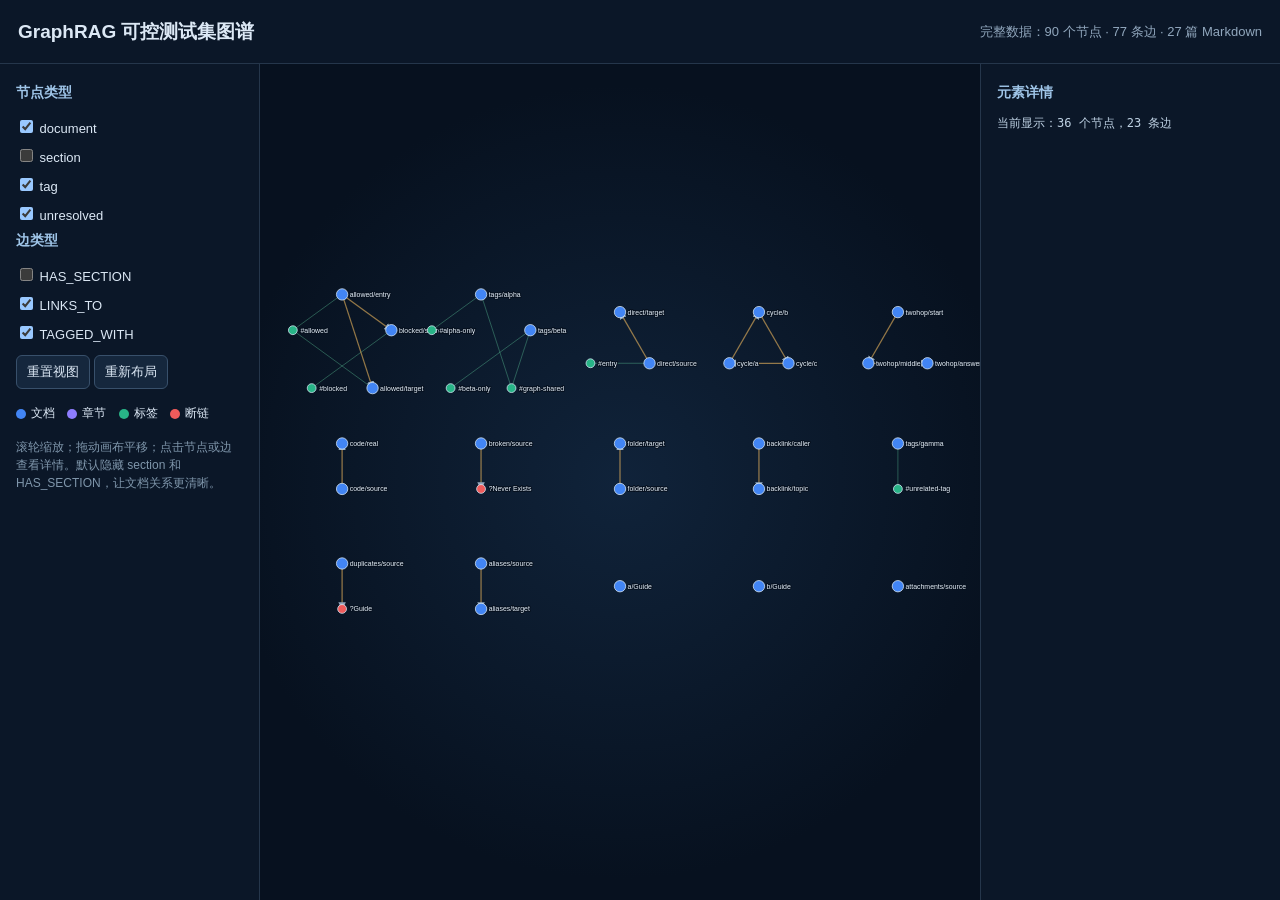
<file: tests/eval/results/visualization/graph.html>
<!doctype html>
<html lang="zh-CN">
<head>
<meta charset="utf-8">
<meta name="viewport" content="width=device-width, initial-scale=1">
<title>GraphRAG 可控测试集图谱</title>
<style>
  :root { color-scheme: dark; font-family: Inter, "Microsoft YaHei", sans-serif; }
  * { box-sizing: border-box; }
  body { margin: 0; background: #07111f; color: #dce8f5; overflow: hidden; }
  header { height: 64px; padding: 11px 18px; border-bottom: 1px solid #25364b;
    background: #0b1728; display: flex; align-items: center; justify-content: space-between; }
  h1 { margin: 0; font-size: 19px; }
  .summary { color: #91a7bd; font-size: 13px; }
  main { display: grid; grid-template-columns: 260px 1fr 300px; height: calc(100vh - 64px); }
  aside { padding: 16px; background: #0b1728; overflow: auto; }
  aside.left { border-right: 1px solid #25364b; }
  aside.right { border-left: 1px solid #25364b; }
  h2 { font-size: 14px; margin: 4px 0 10px; color: #9fc5e8; }
  label { display: block; padding: 5px 0; font-size: 13px; cursor: pointer; }
  button { border: 1px solid #38506b; background: #15273d; color: #dce8f5;
    padding: 7px 10px; border-radius: 6px; cursor: pointer; margin: 8px 4px 12px 0; }
  button:hover { background: #1d3551; }
  #canvas { width: 100%; height: 100%; background: radial-gradient(circle at center, #10233a, #07111f 72%); }
  .edge { stroke-opacity: .58; fill: none; }
  .edge.HAS_SECTION { stroke: #52677d; }
  .edge.LINKS_TO { stroke: #f6bd60; }
  .edge.TAGGED_WITH { stroke: #63d2a1; }
  .node circle { stroke: #d8e7f5; stroke-width: 1.2; cursor: pointer; }
  .node text { fill: #e7f1fa; font-size: 11px; pointer-events: none;
    paint-order: stroke; stroke: #07111f; stroke-width: 3px; stroke-linejoin: round; }
  .node.document circle { fill: #4285f4; }
  .node.section circle { fill: #8e7dff; }
  .node.tag circle { fill: #28b487; }
  .node.unresolved circle { fill: #ef5b5b; }
  .legend span { display: inline-flex; align-items: center; margin: 4px 8px 4px 0; font-size: 12px; }
  .dot { width: 10px; height: 10px; border-radius: 50%; margin-right: 5px; }
  pre { white-space: pre-wrap; word-break: break-word; color: #bed1e3; font: 12px/1.55 Consolas, monospace; }
  .hint { color: #7f96ab; font-size: 12px; line-height: 1.5; }
</style>
</head>
<body>
<header>
  <h1>GraphRAG 可控测试集图谱</h1>
  <div class="summary">完整数据：90 个节点 · 77 条边 · 27 篇 Markdown</div>
</header>
<main>
  <aside class="left">
    <h2>节点类型</h2>
    <label><input class="node-filter" type="checkbox" value="document" checked> document</label>
<label><input class="node-filter" type="checkbox" value="section" > section</label>
<label><input class="node-filter" type="checkbox" value="tag" checked> tag</label>
<label><input class="node-filter" type="checkbox" value="unresolved" checked> unresolved</label>
    <h2>边类型</h2>
    <label><input class="edge-filter" type="checkbox" value="HAS_SECTION" > HAS_SECTION</label>
<label><input class="edge-filter" type="checkbox" value="LINKS_TO" checked> LINKS_TO</label>
<label><input class="edge-filter" type="checkbox" value="TAGGED_WITH" checked> TAGGED_WITH</label>
    <button id="reset">重置视图</button><button id="fit">重新布局</button>
    <div class="legend">
      <span><i class="dot" style="background:#4285f4"></i>文档</span>
      <span><i class="dot" style="background:#8e7dff"></i>章节</span>
      <span><i class="dot" style="background:#28b487"></i>标签</span>
      <span><i class="dot" style="background:#ef5b5b"></i>断链</span>
    </div>
    <p class="hint">滚轮缩放；拖动画布平移；点击节点或边查看详情。默认隐藏 section 和 HAS_SECTION，让文档关系更清晰。</p>
  </aside>
  <svg id="canvas" viewBox="0 0 1200 800">
    <defs><marker id="arrow" viewBox="0 0 10 10" refX="9" refY="5" markerWidth="6" markerHeight="6" orient="auto-start-reverse"><path d="M 0 0 L 10 5 L 0 10 z" fill="#91a7bd"/></marker></defs>
    <g id="viewport"><g id="edges"></g><g id="nodes"></g></g>
  </svg>
  <aside class="right"><h2>元素详情</h2><pre id="details">点击一个节点或边。</pre></aside>
</main>
<script>
const DATA = {"nodes": [{"id": "doc:04f1a0b607e957276592a814c01e0b4f0086307586e580d076564a2033572b26", "type": "document", "name": "entry", "source": "filters/allowed/entry.md", "anchor": "", "metadata": {"aliases": [], "exists": true, "folder": "filters/allowed"}}, {"id": "doc:13a9cc360c3db4559d2da596aba7e3a3b35916719daf7201d9b25168be4a517f", "type": "document", "name": "target", "source": "direct/target.md", "anchor": "", "metadata": {"aliases": [], "exists": true, "folder": "direct"}}, {"id": "doc:1a26fb8e8569bea1b4ad2226d7fe49d29170b14cb2479c61273cfb9364dbd8f6", "type": "document", "name": "b", "source": "cycle/b.md", "anchor": "", "metadata": {"aliases": [], "exists": true, "folder": "cycle"}}, {"id": "doc:205f2dda732ccd4ca0c0aec71abf5a61d0cdfba34caed32cbb47034df358d74f", "type": "document", "name": "real", "source": "code/real.md", "anchor": "", "metadata": {"aliases": [], "exists": true, "folder": "code"}}, {"id": "doc:2e87de98e189d993680cffd75d71bc8c7e092d0d29d3e31f4bf7444d736e11dc", "type": "document", "name": "start", "source": "twohop/start.md", "anchor": "", "metadata": {"aliases": [], "exists": true, "folder": "twohop"}}, {"id": "doc:31527e100438fbde88ae51900c3b0ddb103181ce27409608463455cafac72ef2", "type": "document", "name": "Guide", "source": "duplicates/a/Guide.md", "anchor": "", "metadata": {"aliases": [], "exists": true, "folder": "duplicates/a"}}, {"id": "doc:3177f3354ccf39833e239de4f7f2f8d0a3cd8087762a6116edf7b565b8da9c3e", "type": "document", "name": "c", "source": "cycle/c.md", "anchor": "", "metadata": {"aliases": [], "exists": true, "folder": "cycle"}}, {"id": "doc:4099f1030690aab6a2aafd8fe8a930a4b10ca458f859ef6eb5d10b46fcea31a9", "type": "document", "name": "source", "source": "broken/source.md", "anchor": "", "metadata": {"aliases": [], "exists": true, "folder": "broken"}}, {"id": "doc:47defd3e0aea43c3c835d273cba8b7301946a317985900c369ad82727a20128a", "type": "document", "name": "target", "source": "relative/folder/target.md", "anchor": "", "metadata": {"aliases": [], "exists": true, "folder": "relative/folder"}}, {"id": "doc:4d96219862be0834ad7c649dbb1f4ededc0cc5d069a0af1a77960005476629e4", "type": "document", "name": "answer", "source": "twohop/answer.md", "anchor": "", "metadata": {"aliases": [], "exists": true, "folder": "twohop"}}, {"id": "doc:5bdbf3c57282f92f07ae82b091c88d72c66b251f9555e0432192cbc5174c6a5b", "type": "document", "name": "Guide", "source": "duplicates/b/Guide.md", "anchor": "", "metadata": {"aliases": [], "exists": true, "folder": "duplicates/b"}}, {"id": "doc:6928bb0c992e030eb7b24cc6b121f3c978c3c8c262c3eaea9880c5c7f5596445", "type": "document", "name": "caller", "source": "backlink/caller.md", "anchor": "", "metadata": {"aliases": [], "exists": true, "folder": "backlink"}}, {"id": "doc:76733293b4e7a6b62954abd4ae86c13ecd3981dfb6e067b2538e1c96471ab1e5", "type": "document", "name": "secret", "source": "filters/blocked/secret.md", "anchor": "", "metadata": {"aliases": [], "exists": true, "folder": "filters/blocked"}}, {"id": "doc:7939c8323b7dd39364e42f9a42324e1e365f5e6f61812d7cfa1e1f4c15bc31fd", "type": "document", "name": "a", "source": "cycle/a.md", "anchor": "", "metadata": {"aliases": [], "exists": true, "folder": "cycle"}}, {"id": "doc:82acb7c81553ee04f87d9adb0bc4156310e5231838e34315690587537deb75ce", "type": "document", "name": "target", "source": "filters/allowed/target.md", "anchor": "", "metadata": {"aliases": [], "exists": true, "folder": "filters/allowed"}}, {"id": "doc:95930d7eb6c452ca8fbec018cf7ed7b9cd4fb7d7167f7eb461294452469ee878", "type": "document", "name": "middle", "source": "twohop/middle.md", "anchor": "", "metadata": {"aliases": [], "exists": true, "folder": "twohop"}}, {"id": "doc:9d8e83dda009e3a490d5b6d8229a49bd011af35f60c05e0506eb13663c26b781", "type": "document", "name": "gamma", "source": "tags/gamma.md", "anchor": "", "metadata": {"aliases": [], "exists": true, "folder": "tags"}}, {"id": "doc:a0466a9cbe3dd70edcdf55596e1945df982e4cfeb58b67b2473e407b5e3cc923", "type": "document", "name": "source", "source": "duplicates/source.md", "anchor": "", "metadata": {"aliases": [], "exists": true, "folder": "duplicates"}}, {"id": "doc:a36b07fbaf6712883744654ae6c103e6b6726e84c212d06a4ab7ce4ee9f0bb87", "type": "document", "name": "topic", "source": "backlink/topic.md", "anchor": "", "metadata": {"aliases": [], "exists": true, "folder": "backlink"}}, {"id": "doc:bfc2e026625987764d53392516bc72b19a86a07a1d1f7c6ab09e0202680f232b", "type": "document", "name": "alpha", "source": "tags/alpha.md", "anchor": "", "metadata": {"aliases": [], "exists": true, "folder": "tags"}}, {"id": "doc:d26d6083b8f2d1f677786aa55080d67928a1b4b0fd1b44b2029a680f2584c58f", "type": "document", "name": "source", "source": "relative/folder/source.md", "anchor": "", "metadata": {"aliases": [], "exists": true, "folder": "relative/folder"}}, {"id": "doc:db585aba3ea7cb8aa1ec5ba8c593233b83d2bd0e3c3c0d649bd3cd5089c23fc8", "type": "document", "name": "source", "source": "code/source.md", "anchor": "", "metadata": {"aliases": [], "exists": true, "folder": "code"}}, {"id": "doc:dedec4dd896286fad3cf8a4efa4bd4edb4e278912a3f55dc549fd49589c5ab5e", "type": "document", "name": "source", "source": "aliases/source.md", "anchor": "", "metadata": {"aliases": [], "exists": true, "folder": "aliases"}}, {"id": "doc:e09d8fbe654b9852f76c2b6a64a088ef8a880772a606e6266f3c6b1a3be7d63a", "type": "document", "name": "source", "source": "direct/source.md", "anchor": "", "metadata": {"aliases": [], "exists": true, "folder": "direct"}}, {"id": "doc:e3117e3d2544765bea2d0f7b3b89ba19615e7cebd00d68690893af5b0f350214", "type": "document", "name": "beta", "source": "tags/beta.md", "anchor": "", "metadata": {"aliases": [], "exists": true, "folder": "tags"}}, {"id": "doc:e94aae6bbc0ef6f8f0c1e63c8a1dd966df789360a92c6677ee703ce4a135041a", "type": "document", "name": "target", "source": "aliases/target.md", "anchor": "", "metadata": {"aliases": ["Cache Manual", "缓存手册"], "exists": true, "folder": "aliases"}}, {"id": "doc:feffe2cfae9d0b5bb2db774e42febec899ec453a25b292f7ab76e48007ce74ef", "type": "document", "name": "source", "source": "attachments/source.md", "anchor": "", "metadata": {"aliases": [], "exists": true, "folder": "attachments"}}, {"id": "section:099bc0c619476aed6baa73219ba6bcd57977bb78e4d373cf949d5e5ce6c3c4da", "type": "section", "name": "Seed", "source": "attachments/source.md", "anchor": "seed", "metadata": {"chunk_id": "chunk:19b03e001d897973dcf1e07493b58dcbaa0dc8aa4dc47a28b4568191a009878f"}}, {"id": "section:0d5d5fe6a7059932bfff70fde273e7c2f15a731864d371cd185609c6a16f07c3", "type": "section", "name": "Seed", "source": "direct/source.md", "anchor": "seed", "metadata": {"chunk_id": "chunk:4b7fbdfc3fb370571b7d0a3e910964ff37fb8304961e2ab77da315a81c623552"}}, {"id": "section:138078635ac47a70619a5145976dcf60a079e620db01f24919d6e1ab1cbc783d", "type": "section", "name": "Answer", "source": "filters/allowed/target.md", "anchor": "answer", "metadata": {"chunk_id": "chunk:94f1abcbe9de1e819ec6952c925291edd6526c968b625d0dde204def1ec2236a"}}, {"id": "section:148890e6f05a1d03b4bf9f49a8e516969d1dbc0d10b8087819b48d792808109a", "type": "section", "name": "Broken Source", "source": "broken/source.md", "anchor": "broken-source", "metadata": {"chunk_id": "chunk:2512c1e461bd46cce089709b448495a06b20696fb3875bcd56bee5ada75dd26e"}}, {"id": "section:17123d6d16920b34853e0267b5b2e12acc89e988f94bfed7fce2095a9a1aad31", "type": "section", "name": "Code Source", "source": "code/source.md", "anchor": "code-source", "metadata": {"chunk_id": "chunk:6e9b0958f0adcfdcd9701beeb14713f47635b9c8e406be6433834de91d1f5a48"}}, {"id": "section:270f3083e4c52c768f6aafa636ea0dabaaf6f33ad6c21e800d0278087f3ed23c", "type": "section", "name": "Seed", "source": "relative/folder/source.md", "anchor": "seed", "metadata": {"chunk_id": "chunk:86a7a99b18e23f51e4f849463db42a862d737da35be5a3596392833ca4f47ee0"}}, {"id": "section:2f249c1924e175eb6a8e85dab79c690b6c94038c1527d972946b241dba1a0286", "type": "section", "name": "Ambiguous Source", "source": "duplicates/source.md", "anchor": "ambiguous-source", "metadata": {"chunk_id": "chunk:7b2e79068cd64b320f6c183a072a6d900354bd9611f72fb7e4b396743175e694"}}, {"id": "section:2faede95035f0f64c95b401daa0bcfdaec7d4797a12fa505571f8dc67c27f633", "type": "section", "name": "Allowed Target", "source": "filters/allowed/target.md", "anchor": "allowed-target", "metadata": {"chunk_id": "chunk:fd78e6eea826a972a6ad179b84e92e7fc4436ed511ba86b959fae5f9f0796d15"}}, {"id": "section:30c54394a886345609f2720999fb40682150ee3ddc2bca20fc65ac13ed7643ec", "type": "section", "name": "Route C", "source": "cycle/c.md", "anchor": "route-c", "metadata": {"chunk_id": "chunk:567f343b4a23ed6026798978df224087a92558768cf7066d48e32ecb74d922ee"}}, {"id": "section:31c6f829bd70039d0a5986ec30b7ef444cb8de5ee06272546ec69a24af2e7f7e", "type": "section", "name": "Answer", "source": "twohop/answer.md", "anchor": "answer", "metadata": {"chunk_id": "chunk:da7d07f2723a8552f367a3b84a1cdf35fb8229d3af42941ed7f8defd52789dfb"}}, {"id": "section:34d261c74ffc228eb3886eafd19a1b07ec593dfbdb28ef7547a153ce49490552", "type": "section", "name": "Direct Target", "source": "direct/target.md", "anchor": "direct-target", "metadata": {"chunk_id": "chunk:09d6605dffca2e21e27b6a39026716d96da51669d35e772761e24c677e9735f0"}}, {"id": "section:364e2432752dea2939837b25e33a56b1d37a198407ba220236709980d9157ec3", "type": "section", "name": "Route A", "source": "cycle/a.md", "anchor": "route-a", "metadata": {"chunk_id": "chunk:da8048151014ea9d2b20ee53dc003c326a7fcb9a9503c85ffe2e154846f4587d"}}, {"id": "section:376b30a37e47182dc1408f6eb163c40968c73c8e439d55eb529faaa457b90caa", "type": "section", "name": "Two Hop Answer", "source": "twohop/answer.md", "anchor": "two-hop-answer", "metadata": {"chunk_id": "chunk:20bd5f520d3f434f0cd92c24e16bf98021bf8af87b321cf27114394f5d3a80fb"}}, {"id": "section:3978c28b7e1328454d3f6d5f3974c0aec42163ac2821d9ac7ea00285d4dded6c", "type": "section", "name": "Attachment Source", "source": "attachments/source.md", "anchor": "attachment-source", "metadata": {"chunk_id": "chunk:95963acab603319c82a8a469138344b9ec3b43e486907484baf68080b5e0afd6"}}, {"id": "section:43826924247e1c92bd7aa11acfc76486afec3d70cf973af30147b6a01965e974", "type": "section", "name": "Noise", "source": "tags/gamma.md", "anchor": "noise", "metadata": {"chunk_id": "chunk:874a9c31c2e4a8216dabc668f3b9c301530e84e2bfca83d3dbefdc22261e45c5"}}, {"id": "section:4c55e2909c970e68387e74c0bfbd94ac0faa6a8cf605977d3c381a277013a67c", "type": "section", "name": "Route B", "source": "cycle/b.md", "anchor": "route-b", "metadata": {"chunk_id": "chunk:13e3d10b7ed6ce637b84baae0b4fc7ffe205ebb970477d061fe06ad0a3030fdd"}}, {"id": "section:535cb3e7f6d716822a7852dde7843b6fc8fa3fac88704e9e01521df3dd6577b1", "type": "section", "name": "Route", "source": "twohop/middle.md", "anchor": "route", "metadata": {"chunk_id": "chunk:f17a265c3e9794bdb9a59219bb8823dd6ad673b8f6f7c33e0aac474bba643939"}}, {"id": "section:56e9a6d4a3bcc92da0fb6b3a1f892ae9fdbdd77b5f946bea33a715d34b0ec123", "type": "section", "name": "Tag Beta", "source": "tags/beta.md", "anchor": "tag-beta", "metadata": {"chunk_id": "chunk:b18d94b96af1f88ee1a44509f66e5827225872bdb6be624bf5035bc94cd6784c"}}, {"id": "section:6633fda834abfecf58b4b95c0a53dac7fa5549f92c357dcce2f0be13ae48394f", "type": "section", "name": "Two Hop Middle", "source": "twohop/middle.md", "anchor": "two-hop-middle", "metadata": {"chunk_id": "chunk:664ea0775d279766a8146dd61ab3c1f44b564fe8dac123472a797bee1e6245db"}}, {"id": "section:6b45f03cc5871ad9aa1789ae7b455d340d9701771b4fa49804de62647d393daa", "type": "section", "name": "Seed", "source": "broken/source.md", "anchor": "seed", "metadata": {"chunk_id": "chunk:95d2f8244365f5b5e97b7eca38afd7fce2e5b334bb10f403e98533e5fd41e630"}}, {"id": "section:7026c8e56936f720d94087f3630b8c83921efd46ce1deb4e97f76a7fdad8a3e4", "type": "section", "name": "Cycle B", "source": "cycle/b.md", "anchor": "cycle-b", "metadata": {"chunk_id": "chunk:26fbe2700e3b155767c3b3cd91eade8f9449558010520d8e7f87e6187583002c"}}, {"id": "section:7418505b6b79090b45b63105031ff69f48a63bb62fb3a025910f581220ae2c49", "type": "section", "name": "Alias Source", "source": "aliases/source.md", "anchor": "alias-source", "metadata": {"chunk_id": "chunk:51f0e7b7e08644ac96a54702b6a8afe7f44b299928d75edc6daeb787f43db6b1"}}, {"id": "section:74ba08415a5c17380740e7876a2cc296f1c5f3bfe23be633d82e21e41c59f089", "type": "section", "name": "Code Real Target", "source": "code/real.md", "anchor": "code-real-target", "metadata": {"chunk_id": "chunk:a684259d09384eeac0f44dcb40b151857d211aa78f3a32d7e0d2bd737f4a08a8"}}, {"id": "section:79db7f5af996eafe2712385a4e6521a72a4e207374037410e30e1e0fbdce0624", "type": "section", "name": "Guide B", "source": "duplicates/b/Guide.md", "anchor": "guide-b", "metadata": {"chunk_id": "chunk:d8b1cb4e01c677d83ae151acddec1bed800764ba1b2f6761635657d83a0489b4"}}, {"id": "section:7c5f3be76bc1632a67da8dd82a995deaf3137813548e16ef0971923c1cc64b71", "type": "section", "name": "Direct Source", "source": "direct/source.md", "anchor": "direct-source", "metadata": {"chunk_id": "chunk:84a5a8c60f193dad844a61e8a4451b698f8db0757bb581dbb9ad4ebce7cfdbcc"}}, {"id": "section:7f31da4c780cde6a2ab261b92f1955efd59e6b6a3d1068399acc5d2db5698b47", "type": "section", "name": "Secret", "source": "filters/blocked/secret.md", "anchor": "secret", "metadata": {"chunk_id": "chunk:5d85ffeb86c1570c33c3d05193c058099a8dc0727bf64b06b2f646ca9c065eb5"}}, {"id": "section:82ec4a97a73d292056b6038b6a494c3353bb9266a215ec3ee98da4a766af0097", "type": "section", "name": "Answer", "source": "aliases/target.md", "anchor": "answer", "metadata": {"chunk_id": "chunk:f2cb0b9c8bac4733b021186004a9619e23944b8afcc67b30ddf84e39f3601d35"}}, {"id": "section:86489c62b90dd76c7b104f82d124a9fcec9ac3f77db925032feb2f95346e9ef3", "type": "section", "name": "Alias Target", "source": "aliases/target.md", "anchor": "alias-target", "metadata": {"chunk_id": "chunk:d2282f2a249a4c40a0f57a50b13fdf03a0b07a3605aa6242c750ff67041fdda1"}}, {"id": "section:8d96b02315b5ac1b92795701c6ec783812d3a2d919fafac7991b39145d3c85f4", "type": "section", "name": "Seed", "source": "aliases/source.md", "anchor": "seed", "metadata": {"chunk_id": "chunk:f9a352955bbff45a132718de632d5912755b45abfedf15e0e520dff1d43acdc7"}}, {"id": "section:8d9ee8d8ebd19ef389c1a8b67c687bbb2c0e28b2e55d2517eebbde6682998ccf", "type": "section", "name": "Answer", "source": "backlink/caller.md", "anchor": "answer", "metadata": {"chunk_id": "chunk:0f9dcadd55963ca861afc56940bcd45c379254e4c381f69f65bb82260820136d"}}, {"id": "section:8e9a6cd77a8a08b6a94bbaf471f44b93603a20d558fbd9d9033a9ea167edf8e0", "type": "section", "name": "Two Hop Start", "source": "twohop/start.md", "anchor": "two-hop-start", "metadata": {"chunk_id": "chunk:c16125d7ccbaf1d6e8a978d41aa5e50c773b7fb47d4e3604c335ba2074dbd134"}}, {"id": "section:93d9c0ce103838bd940fc4a72d9c0ff6874ccec47d606f46524b4225123ca33c", "type": "section", "name": "Seed", "source": "backlink/topic.md", "anchor": "seed", "metadata": {"chunk_id": "chunk:717356281a384557062ea33db60ee677dcdf6cb27e041a3cf008829ad5baa194"}}, {"id": "section:99102aa8f64b370df93bfff52b1e71a8cf9902026871e6d677ff08199a866eeb", "type": "section", "name": "Seed", "source": "duplicates/source.md", "anchor": "seed", "metadata": {"chunk_id": "chunk:f5355e6fbccb60feb21c04e566bfce6abfa801ada11dc5f83afd092c5723a6b8"}}, {"id": "section:9eaa07caf103c9ed3a84168482b5ae2509115ad932b90f81f0cfd6bd385e9bfb", "type": "section", "name": "Answer", "source": "tags/beta.md", "anchor": "answer", "metadata": {"chunk_id": "chunk:9ef45bfe63fb1f485d6fef39571fdec4ed8230f6961d01a4b73f2cff88fbd9c7"}}, {"id": "section:a09c66a95d32e941c823159eb680e0cea5be6906168f23eb4c46f15871edba2f", "type": "section", "name": "Answer", "source": "code/real.md", "anchor": "answer", "metadata": {"chunk_id": "chunk:8ffe1613a9667f8d9f313c317805eee0d69fe229222c716cb9798f6b2ba8430e"}}, {"id": "section:a0c1f1fce27f34ee39d3967b0982e2cfc97006e5fc63f34b9376c823c357f288", "type": "section", "name": "Answer", "source": "direct/target.md", "anchor": "answer", "metadata": {"chunk_id": "chunk:52d5ced68930900804e4ad7c18708c8fe47d762617fc785935529dd482c42645"}}, {"id": "section:a42331813b193b8b9690b20b55b36cd58284ac234a88c8abd97af2039ad21437", "type": "section", "name": "Seed", "source": "code/source.md", "anchor": "seed", "metadata": {"chunk_id": "chunk:e25e46ec6fa3a60079961fffb42cb34f3a6b96168cf40578cebf02edf1263da0"}}, {"id": "section:a610c9641e3b51172f6e1e7ef3b5e2e23b31f1b57d6a97d3197b05eff7f71249", "type": "section", "name": "Seed", "source": "filters/allowed/entry.md", "anchor": "seed", "metadata": {"chunk_id": "chunk:35bf6689a2af09b907dc44b86179389cd6edfdf1514f06111dcdab6a8ebf8612"}}, {"id": "section:b9de27792fa0a5c1259696cc4464a6d1458dfa1eebec7a1900b2b4f11bb64ce2", "type": "section", "name": "Guide A", "source": "duplicates/a/Guide.md", "anchor": "guide-a", "metadata": {"chunk_id": "chunk:753ed791ac0ee5cc3c2e6e277ba4804ca6e474c14562be084e06e6a9e9d9d9c2"}}, {"id": "section:c0e991464aece711bcb7821a59fc25211f289eabab60bd1d0aae238bc20d96a2", "type": "section", "name": "Answer", "source": "duplicates/b/Guide.md", "anchor": "answer", "metadata": {"chunk_id": "chunk:3fdf4003940785c4ab253ac84dea6fbea5ebd38041149170bf16f39d8e10eade"}}, {"id": "section:c1d2a62d1b7df0bf2e62891c3d7b75b1eab4b2aa6ed03dd5420003e942e8d796", "type": "section", "name": "Relative Source", "source": "relative/folder/source.md", "anchor": "relative-source", "metadata": {"chunk_id": "chunk:5749441ed120d40b660e0aa2ac034288e050d98d3fe3c489bab888e5a11f7867"}}, {"id": "section:c4c2ff47f95557a0981ed0698be78e37bc5f638839f3efe000c3b7abe2ae5903", "type": "section", "name": "Backlink Topic", "source": "backlink/topic.md", "anchor": "backlink-topic", "metadata": {"chunk_id": "chunk:c41182256b7fa3821bf128045ecaee9e17dfdbf5a453c3d3f3b61d839819e9be"}}, {"id": "section:c5000e0b05434ec2265a391fb6d69bf54bd59230c24c934d67aad828fbc2b23a", "type": "section", "name": "Tag Gamma", "source": "tags/gamma.md", "anchor": "tag-gamma", "metadata": {"chunk_id": "chunk:562c349e7093a41a52e5b44a51c83857cff2e577e94a9ae902490a8c4b95cf92"}}, {"id": "section:d049e6449eccf6560ed3c1311814098958332d8042b47f311242decbf2366771", "type": "section", "name": "Cycle C", "source": "cycle/c.md", "anchor": "cycle-c", "metadata": {"chunk_id": "chunk:0d3314093e356669f9d36512be38ae53d820c4becf5f3018e11b207404bea5e7"}}, {"id": "section:d5505708304cb17fba05de663cf0d158d27f2a341823c9d1fa968b4bc9d676e8", "type": "section", "name": "Relative Target", "source": "relative/folder/target.md", "anchor": "relative-target", "metadata": {"chunk_id": "chunk:6b4335baf88829cf78ea74579f2f753af4f6845ef3ee6985a724076c57bc8b61"}}, {"id": "section:d5795e25093b85b4130b1f5e6a59b7cda3b3b2950cb21ec4b5ed696a6d31d903", "type": "section", "name": "Answer", "source": "relative/folder/target.md", "anchor": "answer", "metadata": {"chunk_id": "chunk:46319685dd78b103a09f92976215fb2a3581d223ce620d022bbf8fae2ea9242d"}}, {"id": "section:d5cd19209e2a2eff88530c1996b2381d11477a24b21aacb9125798864005fbe0", "type": "section", "name": "Seed", "source": "twohop/start.md", "anchor": "seed", "metadata": {"chunk_id": "chunk:08d3f56dc8a7a47b85486b7a4520ef5d6936a5a30de517052cae83c2d60081fa"}}, {"id": "section:deb7b9e2b787c48eaf1250dfb94021a4740b477480ec6a2ffd61ffed2f88b1ce", "type": "section", "name": "Allowed Entry", "source": "filters/allowed/entry.md", "anchor": "allowed-entry", "metadata": {"chunk_id": "chunk:2a4977098c1c51829fb6178eb13d73e5d3646d7306d899097bf62af983d44156"}}, {"id": "section:e88be0bec998fdc46425883d211831bc0e46f15ea90f9bbaff97f9e078596f80", "type": "section", "name": "Answer", "source": "duplicates/a/Guide.md", "anchor": "answer", "metadata": {"chunk_id": "chunk:3fb468996b119e66d2f6c4fb7b09a07c66deb6e2fd1ca5706220c281a1e933af"}}, {"id": "section:ea2abf74ffd52bd058976d093c334982c08acb9b41fef0fa3cd72707cc742443", "type": "section", "name": "Backlink Caller", "source": "backlink/caller.md", "anchor": "backlink-caller", "metadata": {"chunk_id": "chunk:523b2ecbfb659d27d436b73d9b4aa2f69a948b5365816ef43ead4a739e84d409"}}, {"id": "section:ed3a1def541a9c73d714e0d13b72168a9aa7eb7affccbc235682a578b427265b", "type": "section", "name": "Cycle A", "source": "cycle/a.md", "anchor": "cycle-a", "metadata": {"chunk_id": "chunk:f5d15f229c4854b77f2eb43e31c8298a76c0b07f52d949204cc3345edcf4184a"}}, {"id": "section:f0ca0d5d41870ab7baca601c5d5cd44629f093debd0f98902b5b56586c6efc7d", "type": "section", "name": "Tag Alpha", "source": "tags/alpha.md", "anchor": "tag-alpha", "metadata": {"chunk_id": "chunk:9f0e36ad7fb097b76d99e4f650294a5862353528cd873d8f5a01a1078f1fd875"}}, {"id": "section:f1f899d2fd8e5baab04486a0f36c9e4e85bb720de4ce74cc3ec288c3ba36757f", "type": "section", "name": "Seed", "source": "tags/alpha.md", "anchor": "seed", "metadata": {"chunk_id": "chunk:0d1619b597d60b1888f20da914d364aed34209c7b0b5ae327e7e66cf759c4f44"}}, {"id": "section:fe4d6f93cfe7090bf10bb5e88520972631ac915a2a7e6ee77745404382e1ed2e", "type": "section", "name": "Blocked Secret", "source": "filters/blocked/secret.md", "anchor": "blocked-secret", "metadata": {"chunk_id": "chunk:729761d161d465dd9cc99815690d1036af4fa4e1a92c8410aa07614d8b2f6ec6"}}, {"id": "tag:6973dddd3ef9cb6a2932702f31777faad9c9bf3124d147a84f31aadb6d139546", "type": "tag", "name": "blocked", "source": "", "anchor": "", "metadata": {"normalized": "blocked"}}, {"id": "tag:923fe53966c6cd9343e11af776cd4b05be315ea4b200b02e4d5dfb0f929b73bf", "type": "tag", "name": "entry", "source": "", "anchor": "", "metadata": {"normalized": "entry"}}, {"id": "tag:bdc837140291ad98c6f98cd35de0489cbab2236ca8843337b8131478c6298b56", "type": "tag", "name": "graph-shared", "source": "", "anchor": "", "metadata": {"normalized": "graph-shared"}}, {"id": "tag:c304c6ba61cab1d53c0186798b99b2d65b0e87ec3c0e77127170cadbe2d26640", "type": "tag", "name": "beta-only", "source": "", "anchor": "", "metadata": {"normalized": "beta-only"}}, {"id": "tag:d3eb435a9c1f27cb8d23461334c5bcd1ba7bb00bf239936f2bc12fa14fa6941f", "type": "tag", "name": "alpha-only", "source": "", "anchor": "", "metadata": {"normalized": "alpha-only"}}, {"id": "tag:d670f3af3436297369415298c7ca16f8bb19539920f72dabcfd7b421bc0de877", "type": "tag", "name": "unrelated-tag", "source": "", "anchor": "", "metadata": {"normalized": "unrelated-tag"}}, {"id": "tag:eabc01f12ec3e7cb6db0ada0f8f37323b0cfe6d08a2a73479e7d5b62d7e63529", "type": "tag", "name": "allowed", "source": "", "anchor": "", "metadata": {"normalized": "allowed"}}, {"id": "unresolved:83ca68be6227af2feb15f227485ed18aff8ecae99416a4bd6df3be1b5e8059b4", "type": "unresolved", "name": "Guide", "source": "", "anchor": "", "metadata": {"candidates": ["duplicates/a/Guide.md", "duplicates/b/Guide.md"], "status": "ambiguous"}}, {"id": "unresolved:a315fe89ccce89e52bdc8754f7f57d973f24dff5eccc5b5d19b0bc19beda8e72", "type": "unresolved", "name": "Never Exists", "source": "", "anchor": "", "metadata": {"candidates": [], "status": "unresolved"}}], "edges": [{"id": "edge:016744759c29aeb8c457e00b9929937ddb2e2e2e4a06299ab70d039c4cce79ff", "source_id": "doc:a0466a9cbe3dd70edcdf55596e1945df982e4cfeb58b67b2473e407b5e3cc923", "target_id": "section:99102aa8f64b370df93bfff52b1e71a8cf9902026871e6d677ff08199a866eeb", "type": "HAS_SECTION", "weight": 0.2, "evidence_source": "duplicates/source.md", "evidence_anchor": "seed", "metadata": {}}, {"id": "edge:054e79b94cbf122c4ef7c6cf793f89bf7378d89a350d3d178e51a04593bac857", "source_id": "doc:5bdbf3c57282f92f07ae82b091c88d72c66b251f9555e0432192cbc5174c6a5b", "target_id": "section:79db7f5af996eafe2712385a4e6521a72a4e207374037410e30e1e0fbdce0624", "type": "HAS_SECTION", "weight": 0.2, "evidence_source": "duplicates/b/Guide.md", "evidence_anchor": "guide-b", "metadata": {}}, {"id": "edge:0560ac08bd2f405f7f4191c6dad2267011ec5d02560df45cbd2a6c20bce089e7", "source_id": "doc:a36b07fbaf6712883744654ae6c103e6b6726e84c212d06a4ab7ce4ee9f0bb87", "target_id": "section:c4c2ff47f95557a0981ed0698be78e37bc5f638839f3efe000c3b7abe2ae5903", "type": "HAS_SECTION", "weight": 0.2, "evidence_source": "backlink/topic.md", "evidence_anchor": "backlink-topic", "metadata": {}}, {"id": "edge:0bdde4bc2643d112cd1673f003894ebbb764b202d1b9bd99a0a6d2a2355f6b1a", "source_id": "doc:e94aae6bbc0ef6f8f0c1e63c8a1dd966df789360a92c6677ee703ce4a135041a", "target_id": "section:86489c62b90dd76c7b104f82d124a9fcec9ac3f77db925032feb2f95346e9ef3", "type": "HAS_SECTION", "weight": 0.2, "evidence_source": "aliases/target.md", "evidence_anchor": "alias-target", "metadata": {}}, {"id": "edge:16815770d7ca527f904d697e3c11b65a018ab6f456e384857bd3da7454066059", "source_id": "doc:e3117e3d2544765bea2d0f7b3b89ba19615e7cebd00d68690893af5b0f350214", "target_id": "tag:c304c6ba61cab1d53c0186798b99b2d65b0e87ec3c0e77127170cadbe2d26640", "type": "TAGGED_WITH", "weight": 0.35, "evidence_source": "tags/beta.md", "evidence_anchor": "", "metadata": {}}, {"id": "edge:17ac9a821d9191967f12c488060807b993f9a95779e1ba0d604ee2a2be9ca770", "source_id": "doc:82acb7c81553ee04f87d9adb0bc4156310e5231838e34315690587537deb75ce", "target_id": "section:138078635ac47a70619a5145976dcf60a079e620db01f24919d6e1ab1cbc783d", "type": "HAS_SECTION", "weight": 0.2, "evidence_source": "filters/allowed/target.md", "evidence_anchor": "answer", "metadata": {}}, {"id": "edge:19ee2fe1aa4dce0068c3d6df59508f8e787ef83cab46bedea95346d2e0c66026", "source_id": "section:0d5d5fe6a7059932bfff70fde273e7c2f15a731864d371cd185609c6a16f07c3", "target_id": "doc:13a9cc360c3db4559d2da596aba7e3a3b35916719daf7201d9b25168be4a517f", "type": "LINKS_TO", "weight": 1.0, "evidence_source": "direct/source.md", "evidence_anchor": "seed", "metadata": {"alias": "目标手册", "resolution": "resolved", "target_anchor": "Answer"}}, {"id": "edge:1dfbebb2baf6f03f0e5a04ddfca2ba7b8de114db64398cc0eb8c5256dc96e31f", "source_id": "section:364e2432752dea2939837b25e33a56b1d37a198407ba220236709980d9157ec3", "target_id": "doc:1a26fb8e8569bea1b4ad2226d7fe49d29170b14cb2479c61273cfb9364dbd8f6", "type": "LINKS_TO", "weight": 1.0, "evidence_source": "cycle/a.md", "evidence_anchor": "route-a", "metadata": {"alias": "", "resolution": "resolved", "target_anchor": ""}}, {"id": "edge:283c6b977711298a2f2a8d14ac7e44c89323729ddc4495c19fe2ebc9a9271b83", "source_id": "section:4c55e2909c970e68387e74c0bfbd94ac0faa6a8cf605977d3c381a277013a67c", "target_id": "doc:3177f3354ccf39833e239de4f7f2f8d0a3cd8087762a6116edf7b565b8da9c3e", "type": "LINKS_TO", "weight": 1.0, "evidence_source": "cycle/b.md", "evidence_anchor": "route-b", "metadata": {"alias": "", "resolution": "resolved", "target_anchor": ""}}, {"id": "edge:2bfc4afc131005818bfd4c785f189a1f9edb0151210ea865743f13b87140e5c7", "source_id": "doc:a0466a9cbe3dd70edcdf55596e1945df982e4cfeb58b67b2473e407b5e3cc923", "target_id": "section:2f249c1924e175eb6a8e85dab79c690b6c94038c1527d972946b241dba1a0286", "type": "HAS_SECTION", "weight": 0.2, "evidence_source": "duplicates/source.md", "evidence_anchor": "ambiguous-source", "metadata": {}}, {"id": "edge:2c8e0fe03ac4c588ada109fca4f6183a505e9bfc77dea2269d1a099eb941be10", "source_id": "doc:1a26fb8e8569bea1b4ad2226d7fe49d29170b14cb2479c61273cfb9364dbd8f6", "target_id": "section:4c55e2909c970e68387e74c0bfbd94ac0faa6a8cf605977d3c381a277013a67c", "type": "HAS_SECTION", "weight": 0.2, "evidence_source": "cycle/b.md", "evidence_anchor": "route-b", "metadata": {}}, {"id": "edge:3346de38b00d244e7774b1904354829da6c9e0a48de7b2da7d5fca1700babff3", "source_id": "doc:2e87de98e189d993680cffd75d71bc8c7e092d0d29d3e31f4bf7444d736e11dc", "target_id": "section:d5cd19209e2a2eff88530c1996b2381d11477a24b21aacb9125798864005fbe0", "type": "HAS_SECTION", "weight": 0.2, "evidence_source": "twohop/start.md", "evidence_anchor": "seed", "metadata": {}}, {"id": "edge:36de1ee3bce8204835e84cedda2feca68af28f617f64fae90a5d15bf77fe5556", "source_id": "doc:bfc2e026625987764d53392516bc72b19a86a07a1d1f7c6ab09e0202680f232b", "target_id": "section:f1f899d2fd8e5baab04486a0f36c9e4e85bb720de4ce74cc3ec288c3ba36757f", "type": "HAS_SECTION", "weight": 0.2, "evidence_source": "tags/alpha.md", "evidence_anchor": "seed", "metadata": {}}, {"id": "edge:396fa023581c57b9c80e015f93d39ccaf160bf6751aa154557c2a936f4e90ff8", "source_id": "doc:4d96219862be0834ad7c649dbb1f4ededc0cc5d069a0af1a77960005476629e4", "target_id": "section:31c6f829bd70039d0a5986ec30b7ef444cb8de5ee06272546ec69a24af2e7f7e", "type": "HAS_SECTION", "weight": 0.2, "evidence_source": "twohop/answer.md", "evidence_anchor": "answer", "metadata": {}}, {"id": "edge:3caf95bb097a194885d2454a3253a1215e26322503c63ea984ec3bc50b7f7b27", "source_id": "doc:76733293b4e7a6b62954abd4ae86c13ecd3981dfb6e067b2538e1c96471ab1e5", "target_id": "tag:6973dddd3ef9cb6a2932702f31777faad9c9bf3124d147a84f31aadb6d139546", "type": "TAGGED_WITH", "weight": 0.35, "evidence_source": "filters/blocked/secret.md", "evidence_anchor": "", "metadata": {}}, {"id": "edge:3e870817a7d4ee6bb5e6301797765e3e4557bc20f99d898ff1044b1e5e70d3ac", "source_id": "section:a610c9641e3b51172f6e1e7ef3b5e2e23b31f1b57d6a97d3197b05eff7f71249", "target_id": "doc:82acb7c81553ee04f87d9adb0bc4156310e5231838e34315690587537deb75ce", "type": "LINKS_TO", "weight": 1.0, "evidence_source": "filters/allowed/entry.md", "evidence_anchor": "seed", "metadata": {"alias": "", "resolution": "resolved", "target_anchor": ""}}, {"id": "edge:40b39c1ff756f2433e466e12ac401db5dba056f03c1643d6246d48b2c672ec32", "source_id": "doc:e94aae6bbc0ef6f8f0c1e63c8a1dd966df789360a92c6677ee703ce4a135041a", "target_id": "section:82ec4a97a73d292056b6038b6a494c3353bb9266a215ec3ee98da4a766af0097", "type": "HAS_SECTION", "weight": 0.2, "evidence_source": "aliases/target.md", "evidence_anchor": "answer", "metadata": {}}, {"id": "edge:413264f3a964378f36ec87e74d1c2f5693b9fe37a61ddf501b29614f2465992a", "source_id": "doc:47defd3e0aea43c3c835d273cba8b7301946a317985900c369ad82727a20128a", "target_id": "section:d5505708304cb17fba05de663cf0d158d27f2a341823c9d1fa968b4bc9d676e8", "type": "HAS_SECTION", "weight": 0.2, "evidence_source": "relative/folder/target.md", "evidence_anchor": "relative-target", "metadata": {}}, {"id": "edge:41b8c5c5a55f5d3b6ff7254e88f3edabf0f29ee27d72ce5d0b6db467cf77c85b", "source_id": "doc:e09d8fbe654b9852f76c2b6a64a088ef8a880772a606e6266f3c6b1a3be7d63a", "target_id": "tag:923fe53966c6cd9343e11af776cd4b05be315ea4b200b02e4d5dfb0f929b73bf", "type": "TAGGED_WITH", "weight": 0.35, "evidence_source": "direct/source.md", "evidence_anchor": "", "metadata": {}}, {"id": "edge:47631dbabc200d30652342e8065a32ab95581f55b7921075d0a24f6ff889913e", "source_id": "section:d5cd19209e2a2eff88530c1996b2381d11477a24b21aacb9125798864005fbe0", "target_id": "doc:95930d7eb6c452ca8fbec018cf7ed7b9cd4fb7d7167f7eb461294452469ee878", "type": "LINKS_TO", "weight": 1.0, "evidence_source": "twohop/start.md", "evidence_anchor": "seed", "metadata": {"alias": "", "resolution": "resolved", "target_anchor": ""}}, {"id": "edge:493434f99318dae8ccbc480a7a200c3ab274ce4509a43421293b681190cb4d48", "source_id": "doc:6928bb0c992e030eb7b24cc6b121f3c978c3c8c262c3eaea9880c5c7f5596445", "target_id": "section:ea2abf74ffd52bd058976d093c334982c08acb9b41fef0fa3cd72707cc742443", "type": "HAS_SECTION", "weight": 0.2, "evidence_source": "backlink/caller.md", "evidence_anchor": "backlink-caller", "metadata": {}}, {"id": "edge:51546ba3459ab9329fe0167b44046b340ac96f458cbb63e9e0d7898cfa8711cd", "source_id": "section:6b45f03cc5871ad9aa1789ae7b455d340d9701771b4fa49804de62647d393daa", "target_id": "unresolved:a315fe89ccce89e52bdc8754f7f57d973f24dff5eccc5b5d19b0bc19beda8e72", "type": "LINKS_TO", "weight": 1.0, "evidence_source": "broken/source.md", "evidence_anchor": "seed", "metadata": {"alias": "", "resolution": "unresolved", "target_anchor": ""}}, {"id": "edge:52518be27a2e77e5923233d97cbe91147a958f12843e8bef8e683048820ef677", "source_id": "doc:7939c8323b7dd39364e42f9a42324e1e365f5e6f61812d7cfa1e1f4c15bc31fd", "target_id": "section:364e2432752dea2939837b25e33a56b1d37a198407ba220236709980d9157ec3", "type": "HAS_SECTION", "weight": 0.2, "evidence_source": "cycle/a.md", "evidence_anchor": "route-a", "metadata": {}}, {"id": "edge:550260f87228fa4fe987e375d758db1948da7507f1c6d907a028e26fd75160ae", "source_id": "doc:9d8e83dda009e3a490d5b6d8229a49bd011af35f60c05e0506eb13663c26b781", "target_id": "section:43826924247e1c92bd7aa11acfc76486afec3d70cf973af30147b6a01965e974", "type": "HAS_SECTION", "weight": 0.2, "evidence_source": "tags/gamma.md", "evidence_anchor": "noise", "metadata": {}}, {"id": "edge:56081667c542fca63b75d30b183acd70d11bc10cd98527e33b0bba8216dcf1cb", "source_id": "doc:9d8e83dda009e3a490d5b6d8229a49bd011af35f60c05e0506eb13663c26b781", "target_id": "section:c5000e0b05434ec2265a391fb6d69bf54bd59230c24c934d67aad828fbc2b23a", "type": "HAS_SECTION", "weight": 0.2, "evidence_source": "tags/gamma.md", "evidence_anchor": "tag-gamma", "metadata": {}}, {"id": "edge:5f43a3d1e7e0ce4ab1886855e44a170519a9b30976d2e487f44234d46dc73e5c", "source_id": "doc:e09d8fbe654b9852f76c2b6a64a088ef8a880772a606e6266f3c6b1a3be7d63a", "target_id": "section:0d5d5fe6a7059932bfff70fde273e7c2f15a731864d371cd185609c6a16f07c3", "type": "HAS_SECTION", "weight": 0.2, "evidence_source": "direct/source.md", "evidence_anchor": "seed", "metadata": {}}, {"id": "edge:62be0af9964c2d789aca884fb93e46b0e4890f42f8904e8f4c969bdf5d275545", "source_id": "section:30c54394a886345609f2720999fb40682150ee3ddc2bca20fc65ac13ed7643ec", "target_id": "doc:7939c8323b7dd39364e42f9a42324e1e365f5e6f61812d7cfa1e1f4c15bc31fd", "type": "LINKS_TO", "weight": 1.0, "evidence_source": "cycle/c.md", "evidence_anchor": "route-c", "metadata": {"alias": "", "resolution": "resolved", "target_anchor": ""}}, {"id": "edge:67d42be4b83b834930c7abeba611d616c57772da0518ce06d0cc8042514d81da", "source_id": "doc:feffe2cfae9d0b5bb2db774e42febec899ec453a25b292f7ab76e48007ce74ef", "target_id": "section:3978c28b7e1328454d3f6d5f3974c0aec42163ac2821d9ac7ea00285d4dded6c", "type": "HAS_SECTION", "weight": 0.2, "evidence_source": "attachments/source.md", "evidence_anchor": "attachment-source", "metadata": {}}, {"id": "edge:6cd5c0d0000ae041ddeca2abb384377d15aaaa37163381b5a20a1bf3b499432b", "source_id": "doc:bfc2e026625987764d53392516bc72b19a86a07a1d1f7c6ab09e0202680f232b", "target_id": "tag:bdc837140291ad98c6f98cd35de0489cbab2236ca8843337b8131478c6298b56", "type": "TAGGED_WITH", "weight": 0.35, "evidence_source": "tags/alpha.md", "evidence_anchor": "", "metadata": {}}, {"id": "edge:72fd22199eee455f0c8f3df0dbb5ae0fabba729f373f14252bd733c610bfb625", "source_id": "doc:6928bb0c992e030eb7b24cc6b121f3c978c3c8c262c3eaea9880c5c7f5596445", "target_id": "section:8d9ee8d8ebd19ef389c1a8b67c687bbb2c0e28b2e55d2517eebbde6682998ccf", "type": "HAS_SECTION", "weight": 0.2, "evidence_source": "backlink/caller.md", "evidence_anchor": "answer", "metadata": {}}, {"id": "edge:750e28f59ba7a1b7330656390da8c1dff5155d493f443ad46fb93a4ed48cdb9f", "source_id": "doc:bfc2e026625987764d53392516bc72b19a86a07a1d1f7c6ab09e0202680f232b", "target_id": "tag:d3eb435a9c1f27cb8d23461334c5bcd1ba7bb00bf239936f2bc12fa14fa6941f", "type": "TAGGED_WITH", "weight": 0.35, "evidence_source": "tags/alpha.md", "evidence_anchor": "", "metadata": {}}, {"id": "edge:77a8a64ead6eae228749a72a71f4d1d132ef01f023f57db85ec7fbcfed1d9be4", "source_id": "doc:bfc2e026625987764d53392516bc72b19a86a07a1d1f7c6ab09e0202680f232b", "target_id": "section:f0ca0d5d41870ab7baca601c5d5cd44629f093debd0f98902b5b56586c6efc7d", "type": "HAS_SECTION", "weight": 0.2, "evidence_source": "tags/alpha.md", "evidence_anchor": "tag-alpha", "metadata": {}}, {"id": "edge:780ed08418bd53f6921dd103e5d1bf3b58f1a3b438f7633887773d28fd789e65", "source_id": "doc:a36b07fbaf6712883744654ae6c103e6b6726e84c212d06a4ab7ce4ee9f0bb87", "target_id": "section:93d9c0ce103838bd940fc4a72d9c0ff6874ccec47d606f46524b4225123ca33c", "type": "HAS_SECTION", "weight": 0.2, "evidence_source": "backlink/topic.md", "evidence_anchor": "seed", "metadata": {}}, {"id": "edge:78261474e7a96ee2d9a7230345dc1f5dcc132227dae9d2a29646599844d04420", "source_id": "doc:d26d6083b8f2d1f677786aa55080d67928a1b4b0fd1b44b2029a680f2584c58f", "target_id": "section:c1d2a62d1b7df0bf2e62891c3d7b75b1eab4b2aa6ed03dd5420003e942e8d796", "type": "HAS_SECTION", "weight": 0.2, "evidence_source": "relative/folder/source.md", "evidence_anchor": "relative-source", "metadata": {}}, {"id": "edge:7bcb0bbff52c6b9006f5ad418268ee589127ffe3e88e27e4c725310d6b0ed10a", "source_id": "doc:95930d7eb6c452ca8fbec018cf7ed7b9cd4fb7d7167f7eb461294452469ee878", "target_id": "section:6633fda834abfecf58b4b95c0a53dac7fa5549f92c357dcce2f0be13ae48394f", "type": "HAS_SECTION", "weight": 0.2, "evidence_source": "twohop/middle.md", "evidence_anchor": "two-hop-middle", "metadata": {}}, {"id": "edge:7c126963094d832d9c42722c9f14c37ef4f0525a0bf716cd5150b7b00717b54d", "source_id": "doc:04f1a0b607e957276592a814c01e0b4f0086307586e580d076564a2033572b26", "target_id": "section:a610c9641e3b51172f6e1e7ef3b5e2e23b31f1b57d6a97d3197b05eff7f71249", "type": "HAS_SECTION", "weight": 0.2, "evidence_source": "filters/allowed/entry.md", "evidence_anchor": "seed", "metadata": {}}, {"id": "edge:81918cf5408d187939def254c275fdcf899411cc7e0a4c94b76a60b09c1c8d60", "source_id": "doc:dedec4dd896286fad3cf8a4efa4bd4edb4e278912a3f55dc549fd49589c5ab5e", "target_id": "section:8d96b02315b5ac1b92795701c6ec783812d3a2d919fafac7991b39145d3c85f4", "type": "HAS_SECTION", "weight": 0.2, "evidence_source": "aliases/source.md", "evidence_anchor": "seed", "metadata": {}}, {"id": "edge:88b5adc75504add94b7ce862b81a79c691fcfbf4bb6320b7c32b8e62fccebc94", "source_id": "doc:205f2dda732ccd4ca0c0aec71abf5a61d0cdfba34caed32cbb47034df358d74f", "target_id": "section:a09c66a95d32e941c823159eb680e0cea5be6906168f23eb4c46f15871edba2f", "type": "HAS_SECTION", "weight": 0.2, "evidence_source": "code/real.md", "evidence_anchor": "answer", "metadata": {}}, {"id": "edge:8b6795012b33e54356c02bd24a4bc170d5b44acf53de8918921e53967ffec7b3", "source_id": "section:8d9ee8d8ebd19ef389c1a8b67c687bbb2c0e28b2e55d2517eebbde6682998ccf", "target_id": "doc:a36b07fbaf6712883744654ae6c103e6b6726e84c212d06a4ab7ce4ee9f0bb87", "type": "LINKS_TO", "weight": 1.0, "evidence_source": "backlink/caller.md", "evidence_anchor": "answer", "metadata": {"alias": "", "resolution": "resolved", "target_anchor": ""}}, {"id": "edge:8f62e788b0b9f0a52c4f8c3a27888895c9bfc822e95ac3b22adea1934e581a5a", "source_id": "doc:feffe2cfae9d0b5bb2db774e42febec899ec453a25b292f7ab76e48007ce74ef", "target_id": "section:099bc0c619476aed6baa73219ba6bcd57977bb78e4d373cf949d5e5ce6c3c4da", "type": "HAS_SECTION", "weight": 0.2, "evidence_source": "attachments/source.md", "evidence_anchor": "seed", "metadata": {}}, {"id": "edge:91099a2298193d570896cf63fe022de6d54a4d86cb424fef911d8f8a45975640", "source_id": "doc:d26d6083b8f2d1f677786aa55080d67928a1b4b0fd1b44b2029a680f2584c58f", "target_id": "section:270f3083e4c52c768f6aafa636ea0dabaaf6f33ad6c21e800d0278087f3ed23c", "type": "HAS_SECTION", "weight": 0.2, "evidence_source": "relative/folder/source.md", "evidence_anchor": "seed", "metadata": {}}, {"id": "edge:918cbe40f4591216207981dab6903e29ada062eb47d593fb6e3297ea3c52d6f1", "source_id": "section:a610c9641e3b51172f6e1e7ef3b5e2e23b31f1b57d6a97d3197b05eff7f71249", "target_id": "doc:76733293b4e7a6b62954abd4ae86c13ecd3981dfb6e067b2538e1c96471ab1e5", "type": "LINKS_TO", "weight": 1.0, "evidence_source": "filters/allowed/entry.md", "evidence_anchor": "seed", "metadata": {"alias": "", "resolution": "resolved", "target_anchor": ""}}, {"id": "edge:97f43a702636dee9b96ce2b5ec480adc7da62fdb01d923f5fb4a2f4df336eb8c", "source_id": "doc:13a9cc360c3db4559d2da596aba7e3a3b35916719daf7201d9b25168be4a517f", "target_id": "section:a0c1f1fce27f34ee39d3967b0982e2cfc97006e5fc63f34b9376c823c357f288", "type": "HAS_SECTION", "weight": 0.2, "evidence_source": "direct/target.md", "evidence_anchor": "answer", "metadata": {}}, {"id": "edge:a82bd0a69c34adc23a716af54de4e2b711b6d9871853dcc6af59aa42c42c2733", "source_id": "doc:db585aba3ea7cb8aa1ec5ba8c593233b83d2bd0e3c3c0d649bd3cd5089c23fc8", "target_id": "section:17123d6d16920b34853e0267b5b2e12acc89e988f94bfed7fce2095a9a1aad31", "type": "HAS_SECTION", "weight": 0.2, "evidence_source": "code/source.md", "evidence_anchor": "code-source", "metadata": {}}, {"id": "edge:a944e755a570d05683b4127568f611563ecdecb69b61603ec43682a83a1dd3ea", "source_id": "section:8d96b02315b5ac1b92795701c6ec783812d3a2d919fafac7991b39145d3c85f4", "target_id": "doc:e94aae6bbc0ef6f8f0c1e63c8a1dd966df789360a92c6677ee703ce4a135041a", "type": "LINKS_TO", "weight": 1.0, "evidence_source": "aliases/source.md", "evidence_anchor": "seed", "metadata": {"alias": "", "resolution": "resolved", "target_anchor": ""}}, {"id": "edge:aa170f0c630fa354eae6748a97c4d84335f3e93be26a1ac7e217e897f0f0b78c", "source_id": "doc:13a9cc360c3db4559d2da596aba7e3a3b35916719daf7201d9b25168be4a517f", "target_id": "section:34d261c74ffc228eb3886eafd19a1b07ec593dfbdb28ef7547a153ce49490552", "type": "HAS_SECTION", "weight": 0.2, "evidence_source": "direct/target.md", "evidence_anchor": "direct-target", "metadata": {}}, {"id": "edge:abf15b53fb61a2e04551d1d6a2138146e5edc10ea797bd1b2f2e79278183217e", "source_id": "doc:1a26fb8e8569bea1b4ad2226d7fe49d29170b14cb2479c61273cfb9364dbd8f6", "target_id": "section:7026c8e56936f720d94087f3630b8c83921efd46ce1deb4e97f76a7fdad8a3e4", "type": "HAS_SECTION", "weight": 0.2, "evidence_source": "cycle/b.md", "evidence_anchor": "cycle-b", "metadata": {}}, {"id": "edge:ae69bd5d25e1877f1fb33bfb76c11e9afc86218b55fe7487ac61ca05f7e0b8e8", "source_id": "doc:e09d8fbe654b9852f76c2b6a64a088ef8a880772a606e6266f3c6b1a3be7d63a", "target_id": "section:7c5f3be76bc1632a67da8dd82a995deaf3137813548e16ef0971923c1cc64b71", "type": "HAS_SECTION", "weight": 0.2, "evidence_source": "direct/source.md", "evidence_anchor": "direct-source", "metadata": {}}, {"id": "edge:b2ce70271baf000a7150d55b6d4007050bbebca589cb126512822a4661db43dd", "source_id": "doc:31527e100438fbde88ae51900c3b0ddb103181ce27409608463455cafac72ef2", "target_id": "section:b9de27792fa0a5c1259696cc4464a6d1458dfa1eebec7a1900b2b4f11bb64ce2", "type": "HAS_SECTION", "weight": 0.2, "evidence_source": "duplicates/a/Guide.md", "evidence_anchor": "guide-a", "metadata": {}}, {"id": "edge:b84f28b4986cc558faaa03c96354fb07a34a8dd85afd053f8141f5a1c2fdd864", "source_id": "doc:e3117e3d2544765bea2d0f7b3b89ba19615e7cebd00d68690893af5b0f350214", "target_id": "tag:bdc837140291ad98c6f98cd35de0489cbab2236ca8843337b8131478c6298b56", "type": "TAGGED_WITH", "weight": 0.35, "evidence_source": "tags/beta.md", "evidence_anchor": "", "metadata": {}}, {"id": "edge:c04958f4f5ed53c89a5728823360ec97682e3d2e4385c55d1ee0d033ff3e4362", "source_id": "doc:205f2dda732ccd4ca0c0aec71abf5a61d0cdfba34caed32cbb47034df358d74f", "target_id": "section:74ba08415a5c17380740e7876a2cc296f1c5f3bfe23be633d82e21e41c59f089", "type": "HAS_SECTION", "weight": 0.2, "evidence_source": "code/real.md", "evidence_anchor": "code-real-target", "metadata": {}}, {"id": "edge:c0e51aa779e42390e32501b969f7b384a709e1176c696c71968190dbed76d574", "source_id": "doc:3177f3354ccf39833e239de4f7f2f8d0a3cd8087762a6116edf7b565b8da9c3e", "target_id": "section:d049e6449eccf6560ed3c1311814098958332d8042b47f311242decbf2366771", "type": "HAS_SECTION", "weight": 0.2, "evidence_source": "cycle/c.md", "evidence_anchor": "cycle-c", "metadata": {}}, {"id": "edge:c1268fa5af3bbd96c50acdda57d08c2273254261bb2d06aa6c771b5907371e93", "source_id": "doc:db585aba3ea7cb8aa1ec5ba8c593233b83d2bd0e3c3c0d649bd3cd5089c23fc8", "target_id": "section:a42331813b193b8b9690b20b55b36cd58284ac234a88c8abd97af2039ad21437", "type": "HAS_SECTION", "weight": 0.2, "evidence_source": "code/source.md", "evidence_anchor": "seed", "metadata": {}}, {"id": "edge:c458198def857602baaa24a4cac7511d774d4d2415a36e8a7e26c5247f683c7a", "source_id": "doc:82acb7c81553ee04f87d9adb0bc4156310e5231838e34315690587537deb75ce", "target_id": "tag:eabc01f12ec3e7cb6db0ada0f8f37323b0cfe6d08a2a73479e7d5b62d7e63529", "type": "TAGGED_WITH", "weight": 0.35, "evidence_source": "filters/allowed/target.md", "evidence_anchor": "", "metadata": {}}, {"id": "edge:c533118fa15df20376e323ddb6624ed9b0046e0fb3d27df381938a61c1e2cf64", "source_id": "doc:82acb7c81553ee04f87d9adb0bc4156310e5231838e34315690587537deb75ce", "target_id": "section:2faede95035f0f64c95b401daa0bcfdaec7d4797a12fa505571f8dc67c27f633", "type": "HAS_SECTION", "weight": 0.2, "evidence_source": "filters/allowed/target.md", "evidence_anchor": "allowed-target", "metadata": {}}, {"id": "edge:c6e6de2f5509a31904dc2956062776d83564064ccceecee367c46cebe850bb82", "source_id": "doc:76733293b4e7a6b62954abd4ae86c13ecd3981dfb6e067b2538e1c96471ab1e5", "target_id": "section:7f31da4c780cde6a2ab261b92f1955efd59e6b6a3d1068399acc5d2db5698b47", "type": "HAS_SECTION", "weight": 0.2, "evidence_source": "filters/blocked/secret.md", "evidence_anchor": "secret", "metadata": {}}, {"id": "edge:c72537e255e7b7d0a1d707df02bde524068e5e9ad0ecb62b47b925eaa0104fe9", "source_id": "doc:dedec4dd896286fad3cf8a4efa4bd4edb4e278912a3f55dc549fd49589c5ab5e", "target_id": "section:7418505b6b79090b45b63105031ff69f48a63bb62fb3a025910f581220ae2c49", "type": "HAS_SECTION", "weight": 0.2, "evidence_source": "aliases/source.md", "evidence_anchor": "alias-source", "metadata": {}}, {"id": "edge:d2969558bde7782c881c6e8aa00f405d599c3c1500a043f4f69a2210f872f4bc", "source_id": "doc:4099f1030690aab6a2aafd8fe8a930a4b10ca458f859ef6eb5d10b46fcea31a9", "target_id": "section:148890e6f05a1d03b4bf9f49a8e516969d1dbc0d10b8087819b48d792808109a", "type": "HAS_SECTION", "weight": 0.2, "evidence_source": "broken/source.md", "evidence_anchor": "broken-source", "metadata": {}}, {"id": "edge:d5b18377d8bbed89add0236085b5f39a7559a4a19c344c0ed1e51a05a10f8906", "source_id": "doc:31527e100438fbde88ae51900c3b0ddb103181ce27409608463455cafac72ef2", "target_id": "section:e88be0bec998fdc46425883d211831bc0e46f15ea90f9bbaff97f9e078596f80", "type": "HAS_SECTION", "weight": 0.2, "evidence_source": "duplicates/a/Guide.md", "evidence_anchor": "answer", "metadata": {}}, {"id": "edge:d7938f395f95a046fc61e285b65255d47ea022c2965a35c5a12f6dbcd2f41c58", "source_id": "doc:4099f1030690aab6a2aafd8fe8a930a4b10ca458f859ef6eb5d10b46fcea31a9", "target_id": "section:6b45f03cc5871ad9aa1789ae7b455d340d9701771b4fa49804de62647d393daa", "type": "HAS_SECTION", "weight": 0.2, "evidence_source": "broken/source.md", "evidence_anchor": "seed", "metadata": {}}, {"id": "edge:db30390996c6a0881ece4ada248eee78bc1d195d9755c3e4c35ffe5326fc9074", "source_id": "section:a42331813b193b8b9690b20b55b36cd58284ac234a88c8abd97af2039ad21437", "target_id": "doc:205f2dda732ccd4ca0c0aec71abf5a61d0cdfba34caed32cbb47034df358d74f", "type": "LINKS_TO", "weight": 1.0, "evidence_source": "code/source.md", "evidence_anchor": "seed", "metadata": {"alias": "", "resolution": "resolved", "target_anchor": ""}}, {"id": "edge:dfb7c5a914fe3a3db5d347d60b775857c920c0d3490b3d45c4f1ec573117d122", "source_id": "doc:2e87de98e189d993680cffd75d71bc8c7e092d0d29d3e31f4bf7444d736e11dc", "target_id": "section:8e9a6cd77a8a08b6a94bbaf471f44b93603a20d558fbd9d9033a9ea167edf8e0", "type": "HAS_SECTION", "weight": 0.2, "evidence_source": "twohop/start.md", "evidence_anchor": "two-hop-start", "metadata": {}}, {"id": "edge:e0402bd2c1689a51320dd8aed0ea77d87a524e580c1cf1fbbc7a130f97875922", "source_id": "doc:5bdbf3c57282f92f07ae82b091c88d72c66b251f9555e0432192cbc5174c6a5b", "target_id": "section:c0e991464aece711bcb7821a59fc25211f289eabab60bd1d0aae238bc20d96a2", "type": "HAS_SECTION", "weight": 0.2, "evidence_source": "duplicates/b/Guide.md", "evidence_anchor": "answer", "metadata": {}}, {"id": "edge:e122756eb0b7413d2536721544e89e9e429fb9b4f8d67dd7357cc0557e96a606", "source_id": "doc:04f1a0b607e957276592a814c01e0b4f0086307586e580d076564a2033572b26", "target_id": "tag:eabc01f12ec3e7cb6db0ada0f8f37323b0cfe6d08a2a73479e7d5b62d7e63529", "type": "TAGGED_WITH", "weight": 0.35, "evidence_source": "filters/allowed/entry.md", "evidence_anchor": "", "metadata": {}}, {"id": "edge:e1c1356af6ed0f1aed2271e8db02cfecaed7c57e224041c51474c4dd834daa84", "source_id": "doc:4d96219862be0834ad7c649dbb1f4ededc0cc5d069a0af1a77960005476629e4", "target_id": "section:376b30a37e47182dc1408f6eb163c40968c73c8e439d55eb529faaa457b90caa", "type": "HAS_SECTION", "weight": 0.2, "evidence_source": "twohop/answer.md", "evidence_anchor": "two-hop-answer", "metadata": {}}, {"id": "edge:e25efbc466938f004610bbad3f49af24686579d2f1fbf97db9c0bc8e218b2a71", "source_id": "doc:95930d7eb6c452ca8fbec018cf7ed7b9cd4fb7d7167f7eb461294452469ee878", "target_id": "section:535cb3e7f6d716822a7852dde7843b6fc8fa3fac88704e9e01521df3dd6577b1", "type": "HAS_SECTION", "weight": 0.2, "evidence_source": "twohop/middle.md", "evidence_anchor": "route", "metadata": {}}, {"id": "edge:e47b7c09648fcc7eeb296afffc2526b16bc3b52aa4409c178c8b4cf92dc88133", "source_id": "doc:e3117e3d2544765bea2d0f7b3b89ba19615e7cebd00d68690893af5b0f350214", "target_id": "section:56e9a6d4a3bcc92da0fb6b3a1f892ae9fdbdd77b5f946bea33a715d34b0ec123", "type": "HAS_SECTION", "weight": 0.2, "evidence_source": "tags/beta.md", "evidence_anchor": "tag-beta", "metadata": {}}, {"id": "edge:e9917789e9d47af3f2846d89268b9e8be0daeba3f2c5ed3c064674d582f3c114", "source_id": "doc:3177f3354ccf39833e239de4f7f2f8d0a3cd8087762a6116edf7b565b8da9c3e", "target_id": "section:30c54394a886345609f2720999fb40682150ee3ddc2bca20fc65ac13ed7643ec", "type": "HAS_SECTION", "weight": 0.2, "evidence_source": "cycle/c.md", "evidence_anchor": "route-c", "metadata": {}}, {"id": "edge:f23bc441aa1b01f4e3be925d41cf552c81a7efbf498c80d45fee676e0258f0bc", "source_id": "doc:9d8e83dda009e3a490d5b6d8229a49bd011af35f60c05e0506eb13663c26b781", "target_id": "tag:d670f3af3436297369415298c7ca16f8bb19539920f72dabcfd7b421bc0de877", "type": "TAGGED_WITH", "weight": 0.35, "evidence_source": "tags/gamma.md", "evidence_anchor": "", "metadata": {}}, {"id": "edge:f3ce304e0d06af1d2fa6e9da9e00eb8cf894d9e77df67e2b478252e4f5f4c0ab", "source_id": "doc:47defd3e0aea43c3c835d273cba8b7301946a317985900c369ad82727a20128a", "target_id": "section:d5795e25093b85b4130b1f5e6a59b7cda3b3b2950cb21ec4b5ed696a6d31d903", "type": "HAS_SECTION", "weight": 0.2, "evidence_source": "relative/folder/target.md", "evidence_anchor": "answer", "metadata": {}}, {"id": "edge:f5c010a88802ce18f4d17e78fa70677e0c64f0f3e49e983259b42731568b553f", "source_id": "doc:7939c8323b7dd39364e42f9a42324e1e365f5e6f61812d7cfa1e1f4c15bc31fd", "target_id": "section:ed3a1def541a9c73d714e0d13b72168a9aa7eb7affccbc235682a578b427265b", "type": "HAS_SECTION", "weight": 0.2, "evidence_source": "cycle/a.md", "evidence_anchor": "cycle-a", "metadata": {}}, {"id": "edge:f7ae7c6c8b637375b86bf0d27afbfead6a23365c0284f788bd6edf5d74599ace", "source_id": "section:99102aa8f64b370df93bfff52b1e71a8cf9902026871e6d677ff08199a866eeb", "target_id": "unresolved:83ca68be6227af2feb15f227485ed18aff8ecae99416a4bd6df3be1b5e8059b4", "type": "LINKS_TO", "weight": 1.0, "evidence_source": "duplicates/source.md", "evidence_anchor": "seed", "metadata": {"alias": "", "resolution": "ambiguous", "target_anchor": ""}}, {"id": "edge:f7fb94bfcc1542ff31c4bfc3841ee9bbcc7012ef14c88d017b2acad6acaaea84", "source_id": "section:535cb3e7f6d716822a7852dde7843b6fc8fa3fac88704e9e01521df3dd6577b1", "target_id": "doc:4d96219862be0834ad7c649dbb1f4ededc0cc5d069a0af1a77960005476629e4", "type": "LINKS_TO", "weight": 1.0, "evidence_source": "twohop/middle.md", "evidence_anchor": "route", "metadata": {"alias": "", "resolution": "resolved", "target_anchor": ""}}, {"id": "edge:f865558d16d8145763bfd2fdbfac6bffedf6c97f803e9349d66db8538be3d333", "source_id": "doc:04f1a0b607e957276592a814c01e0b4f0086307586e580d076564a2033572b26", "target_id": "section:deb7b9e2b787c48eaf1250dfb94021a4740b477480ec6a2ffd61ffed2f88b1ce", "type": "HAS_SECTION", "weight": 0.2, "evidence_source": "filters/allowed/entry.md", "evidence_anchor": "allowed-entry", "metadata": {}}, {"id": "edge:f93d0a07fdc2bcf453682d1925859d30e4793f3110701b220283d657c730e844", "source_id": "doc:76733293b4e7a6b62954abd4ae86c13ecd3981dfb6e067b2538e1c96471ab1e5", "target_id": "section:fe4d6f93cfe7090bf10bb5e88520972631ac915a2a7e6ee77745404382e1ed2e", "type": "HAS_SECTION", "weight": 0.2, "evidence_source": "filters/blocked/secret.md", "evidence_anchor": "blocked-secret", "metadata": {}}, {"id": "edge:fcbd430d0701bca12383bf837f720af2abab64b8b7dbae4dc76d7be6ba16b238", "source_id": "doc:e3117e3d2544765bea2d0f7b3b89ba19615e7cebd00d68690893af5b0f350214", "target_id": "section:9eaa07caf103c9ed3a84168482b5ae2509115ad932b90f81f0cfd6bd385e9bfb", "type": "HAS_SECTION", "weight": 0.2, "evidence_source": "tags/beta.md", "evidence_anchor": "answer", "metadata": {}}, {"id": "edge:fd1745b216f15c53e63cce5c7f8b5d397bc8024ccf242edf766f1a57e4b2e092", "source_id": "section:270f3083e4c52c768f6aafa636ea0dabaaf6f33ad6c21e800d0278087f3ed23c", "target_id": "doc:47defd3e0aea43c3c835d273cba8b7301946a317985900c369ad82727a20128a", "type": "LINKS_TO", "weight": 1.0, "evidence_source": "relative/folder/source.md", "evidence_anchor": "seed", "metadata": {"alias": "", "resolution": "resolved", "target_anchor": ""}}]};
const svg = document.getElementById('canvas');
const viewport = document.getElementById('viewport');
const edgeLayer = document.getElementById('edges');
const nodeLayer = document.getElementById('nodes');
const details = document.getElementById('details');
let transform = {x: 0, y: 0, scale: 1};
let dragging = null;

function enabled(selector) {
  return new Set([...document.querySelectorAll(selector + ':checked')].map(x => x.value));
}

function shortLabel(node) {
  if (node.type === 'document') return node.source.replace(/\.md$/i, '').split('/').slice(-2).join('/');
  if (node.type === 'section') return '#' + (node.anchor || node.name);
  if (node.type === 'tag') return '#' + node.name;
  return '?' + node.name;
}

function visibleGraph() {
  const nodeTypes = enabled('.node-filter');
  const edgeTypes = enabled('.edge-filter');
  const nodes = DATA.nodes.filter(n => nodeTypes.has(n.type));
  const ids = new Set(nodes.map(n => n.id));
  const allNodes = new Map(DATA.nodes.map(n => [n.id, n]));
  const documentBySource = new Map(
    DATA.nodes.filter(n => n.type === 'document').map(n => [n.source, n.id])
  );
  const edges = DATA.edges.filter(e => edgeTypes.has(e.type)).map(edge => {
    let sourceId = edge.source_id, targetId = edge.target_id;
    const sourceNode = allNodes.get(sourceId), targetNode = allNodes.get(targetId);
    if (!ids.has(sourceId) && sourceNode?.type === 'section') sourceId = documentBySource.get(sourceNode.source);
    if (!ids.has(targetId) && targetNode?.type === 'section') targetId = documentBySource.get(targetNode.source);
    if (sourceId === edge.source_id && targetId === edge.target_id) return edge;
    return {...edge, source_id:sourceId, target_id:targetId,
      visual_projection:true, original_source_id:edge.source_id, original_target_id:edge.target_id};
  }).filter(e => ids.has(e.source_id) && ids.has(e.target_id) && e.source_id !== e.target_id);
  return {nodes, edges};
}

function layout(nodes, edges) {
  const byId = new Map(nodes.map(n => [n.id, n]));
  const adj = new Map(nodes.map(n => [n.id, []]));
  edges.forEach(e => { adj.get(e.source_id).push(e.target_id); adj.get(e.target_id).push(e.source_id); });
  const seen = new Set(), components = [];
  [...nodes].sort((a,b) => a.id.localeCompare(b.id)).forEach(start => {
    if (seen.has(start.id)) return;
    const queue = [start.id], component = []; seen.add(start.id);
    while (queue.length) {
      const id = queue.shift(); component.push(byId.get(id));
      adj.get(id).sort().forEach(next => { if (!seen.has(next)) { seen.add(next); queue.push(next); } });
    }
    components.push(component);
  });
  components.sort((a,b) => b.length - a.length || a[0].id.localeCompare(b[0].id));
  const cols = Math.max(1, Math.ceil(Math.sqrt(components.length * 1.5)));
  const cellW = 220, cellH = 190;
  components.forEach((component, index) => {
    const cx = 130 + (index % cols) * cellW, cy = 110 + Math.floor(index / cols) * cellH;
    const ordered = [...component].sort((a,b) => a.type.localeCompare(b.type) || a.id.localeCompare(b.id));
    const radius = Math.min(82, Math.max(28, 18 * ordered.length));
    ordered.forEach((node, i) => {
      const angle = -Math.PI / 2 + (2 * Math.PI * i / Math.max(ordered.length, 1));
      node.x = ordered.length === 1 ? cx : cx + radius * Math.cos(angle);
      node.y = ordered.length === 1 ? cy : cy + radius * Math.sin(angle);
    });
  });
}

function show(value) { details.textContent = JSON.stringify(value, null, 2); }
function el(name, attrs={}) {
  const item = document.createElementNS('http://www.w3.org/2000/svg', name);
  Object.entries(attrs).forEach(([key,value]) => item.setAttribute(key, value));
  return item;
}

function render() {
  const {nodes, edges} = visibleGraph(); layout(nodes, edges);
  edgeLayer.replaceChildren(); nodeLayer.replaceChildren();
  const byId = new Map(nodes.map(n => [n.id, n]));
  edges.forEach(edge => {
    const a = byId.get(edge.source_id), b = byId.get(edge.target_id);
    const line = el('line', {x1:a.x, y1:a.y, x2:b.x, y2:b.y, class:'edge ' + edge.type,
      'stroke-width': Math.max(1, edge.weight * 2), 'marker-end':'url(#arrow)'});
    line.addEventListener('click', event => { event.stopPropagation(); show(edge); });
    edgeLayer.appendChild(line);
  });
  nodes.forEach(node => {
    const group = el('g', {class:'node ' + node.type, transform:`translate(${node.x} ${node.y})`});
    const circle = el('circle', {r: node.type === 'document' ? 9 : 7});
    const label = el('text', {x:12, y:4}); label.textContent = shortLabel(node);
    group.append(circle, label); group.addEventListener('click', event => { event.stopPropagation(); show(node); });
    nodeLayer.appendChild(group);
  });
  const rows = Math.ceil(Math.max(componentsCount(nodes, edges), 1) / Math.max(1, Math.ceil(Math.sqrt(Math.max(componentsCount(nodes, edges), 1) * 1.5))));
  svg.setAttribute('viewBox', `0 0 ${Math.max(900, Math.ceil(Math.sqrt(Math.max(componentsCount(nodes, edges),1)*1.5))*220+40)} ${Math.max(650, rows*190+40)}`);
  details.textContent = `当前显示：${nodes.length} 个节点，${edges.length} 条边`;
}

function componentsCount(nodes, edges) {
  const parent = new Map(nodes.map(n => [n.id, n.id]));
  const find = x => { while (parent.get(x) !== x) { parent.set(x, parent.get(parent.get(x))); x = parent.get(x); } return x; };
  edges.forEach(e => { const a=find(e.source_id), b=find(e.target_id); if(a!==b) parent.set(a,b); });
  return new Set(nodes.map(n => find(n.id))).size;
}

function applyTransform() { viewport.setAttribute('transform', `translate(${transform.x} ${transform.y}) scale(${transform.scale})`); }
svg.addEventListener('wheel', event => { event.preventDefault(); const factor = event.deltaY < 0 ? 1.12 : .89; transform.scale = Math.min(5, Math.max(.2, transform.scale * factor)); applyTransform(); });
svg.addEventListener('pointerdown', event => { dragging = {x:event.clientX, y:event.clientY, tx:transform.x, ty:transform.y}; svg.setPointerCapture(event.pointerId); });
svg.addEventListener('pointermove', event => { if (!dragging) return; transform.x=dragging.tx+(event.clientX-dragging.x); transform.y=dragging.ty+(event.clientY-dragging.y); applyTransform(); });
svg.addEventListener('pointerup', () => dragging = null);
svg.addEventListener('click', () => show({help:'点击节点或边查看属性'}));
document.querySelectorAll('input').forEach(input => input.addEventListener('change', render));
document.getElementById('fit').addEventListener('click', render);
document.getElementById('reset').addEventListener('click', () => { transform={x:0,y:0,scale:1}; applyTransform(); render(); });
render();
</script>
</body>
</html>
</file>
